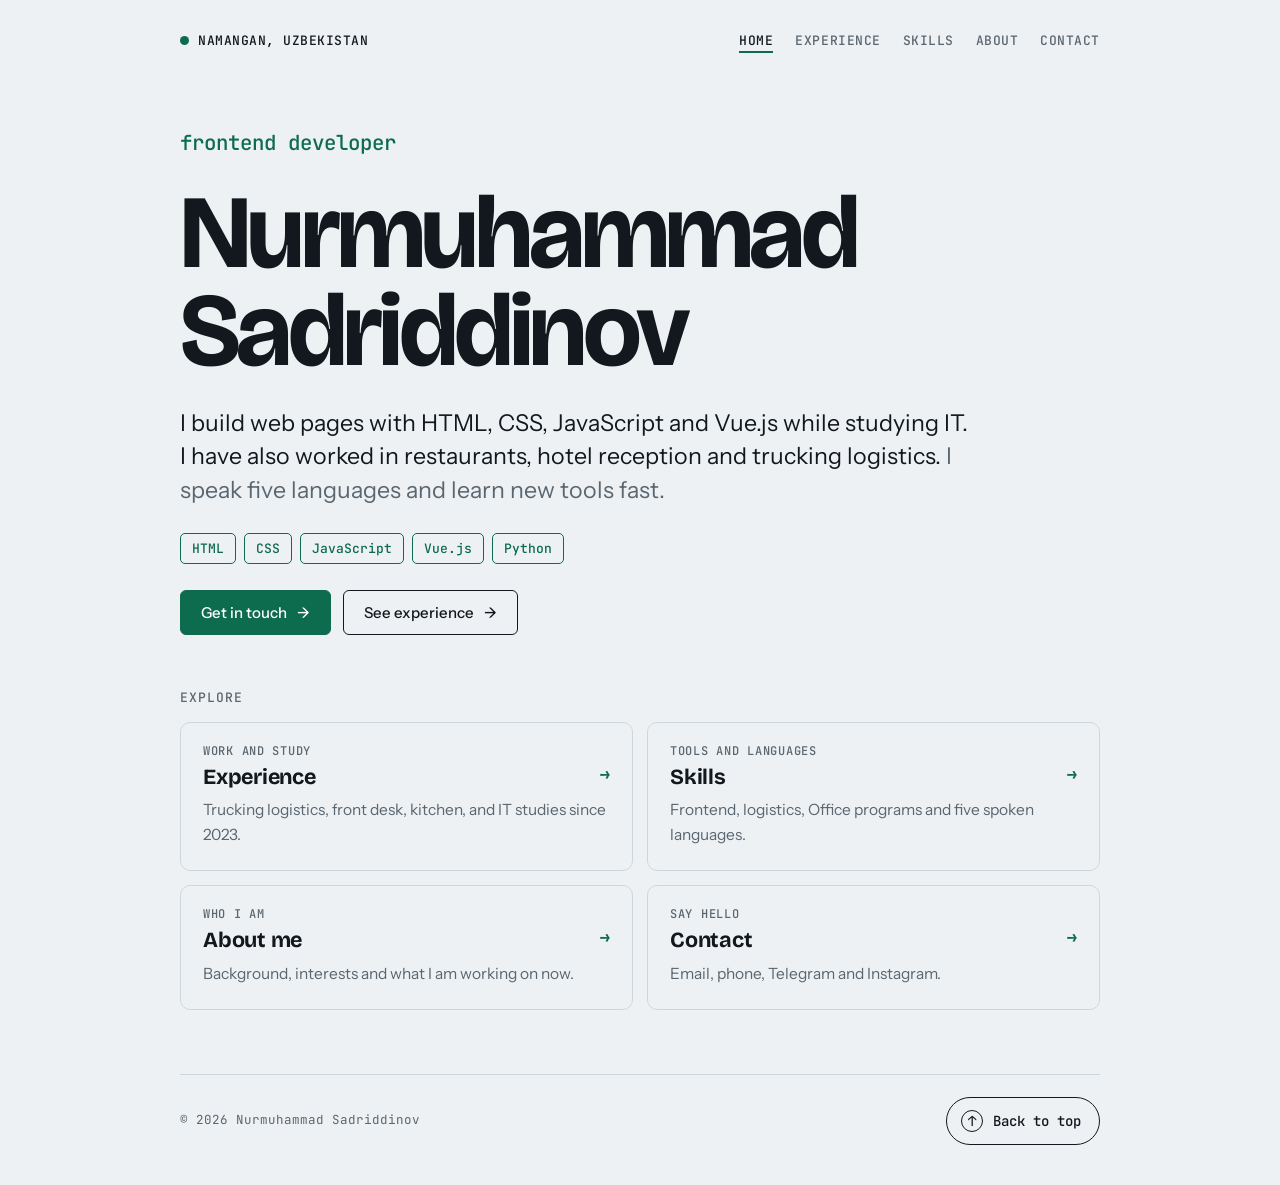
<file: index.html>
<!doctype html><html><head><meta charset=utf8><meta name=viewport content="width=device-width,initial-scale=1,viewport-fit=cover"><style>:root{color-scheme:light;box-sizing:border-box;padding-top:env(safe-area-inset-top,0px);padding-bottom:env(safe-area-inset-bottom,0px)}html{scroll-padding-top:env(safe-area-inset-top,0px)}body{margin:0;padding:0;font:14px -apple-system,BlinkMacSystemFont,sans-serif;background:#fff;color:#000}img{max-width:100%}[hidden]:not([hidden=until-found i]){display:none!important}</style></head><body>
<title>Nurmuhammad Sadriddinov</title>
<meta name="claude:viewport-fit-sides" content="cover">
<link rel="stylesheet" href="https://fonts.googleapis.com/css2?family=Bricolage+Grotesque:opsz,wght@12..96,500;12..96,700&family=Instrument+Sans:wght@400;500&family=JetBrains+Mono:wght@400;500&display=swap">
<link rel="stylesheet" href="style.css">

<div class="wrap">
  <nav class="reveal">
    <a class="brand" href="index.html"><i></i>Namangan, Uzbekistan</a>
    <span class="links">
      <a href="index.html" aria-current="page">Home</a>
      <a href="experience.html">Experience</a>
      <a href="skills.html">Skills</a>
      <a href="about.html">About</a>
      <a href="contact.html">Contact</a>
    </span>
  </nav>

  <main>
    <header class="hero">
      <p class="role reveal" style="--i:1" id="role"><span>frontend developer</span></p>
      <h1 class="reveal" style="--i:2">Nurmuhammad Sadriddinov</h1>
      <p class="lede reveal" style="--i:3">I build web pages with HTML, CSS, JavaScript and Vue.js while studying IT. I have also worked in restaurants, hotel reception and trucking logistics. <span>I speak five languages and learn new tools fast.</span></p>
      <ul class="chips main reveal" style="--i:4"><li>HTML</li><li>CSS</li><li>JavaScript</li><li>Vue.js</li><li>Python</li></ul>
      <div class="cta reveal" style="--i:5">
        <a class="btn primary" href="contact.html">Get in touch <span class="arr">→</span></a>
        <a class="btn" href="experience.html">See experience <span class="arr">→</span></a>
      </div>
    </header>

    <section>
      <h2 class="reveal" style="--i:6">Explore</h2>
      <div class="cards">
        <a class="card reveal" style="--i:7" href="experience.html"><span class="no">Work and study</span><b>Experience <span class="arr">→</span></b><span>Trucking logistics, front desk, kitchen, and IT studies since 2023.</span></a>
        <a class="card reveal" style="--i:8" href="skills.html"><span class="no">Tools and languages</span><b>Skills <span class="arr">→</span></b><span>Frontend, logistics, Office programs and five spoken languages.</span></a>
        <a class="card reveal" style="--i:9" href="about.html"><span class="no">Who I am</span><b>About me <span class="arr">→</span></b><span>Background, interests and what I am working on now.</span></a>
        <a class="card reveal" style="--i:10" href="contact.html"><span class="no">Say hello</span><b>Contact <span class="arr">→</span></b><span>Email, phone, Telegram and Instagram.</span></a>
      </div>
    </section>
  </main>

  <footer>
    <span>© 2026 Nurmuhammad Sadriddinov</span>
    <button class="totop" type="button" data-top><span class="up">↑</span>Back to top</button>
  </footer>
</div>
<script src="script.js"></script>

</body></html>
</file>
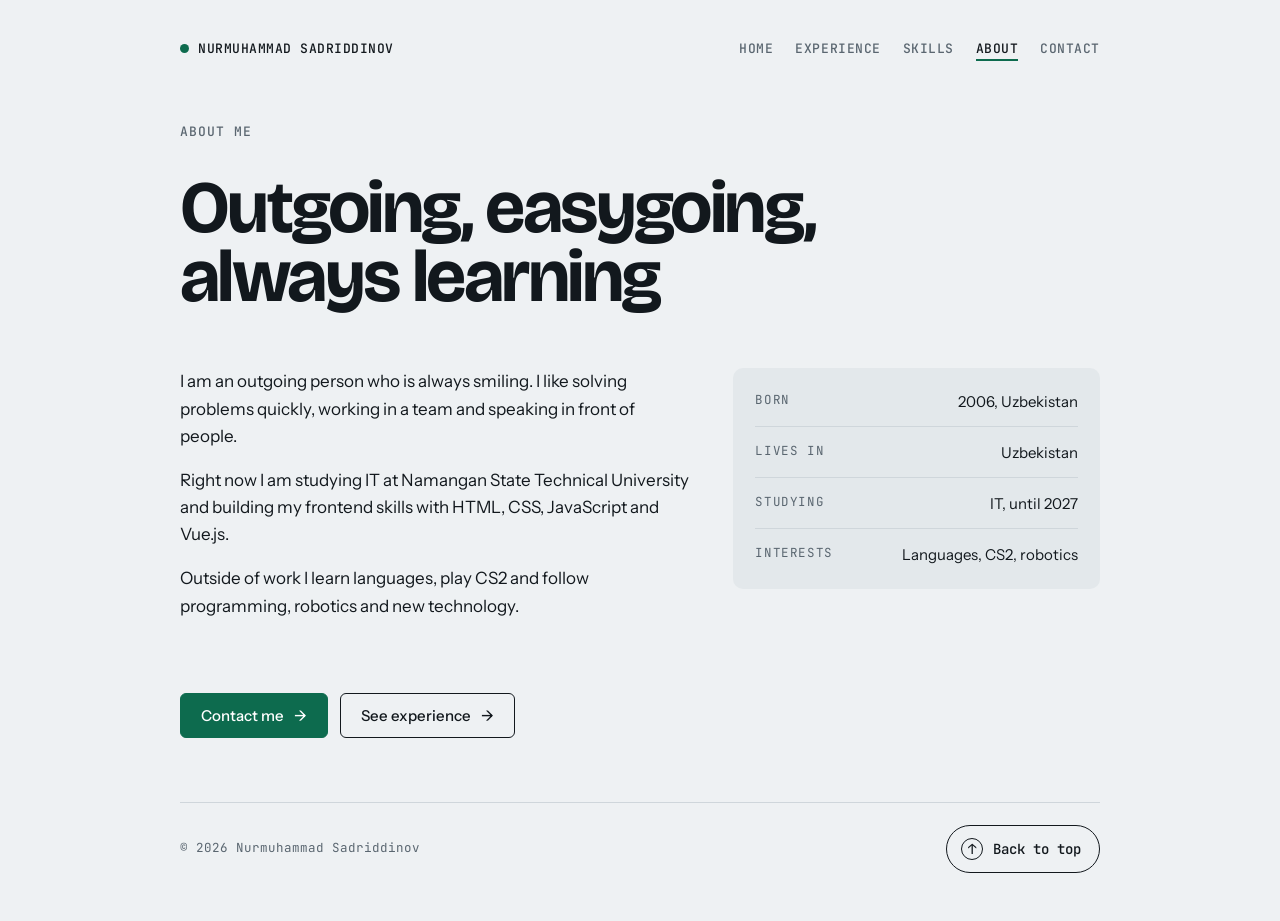
<file: about.html>
<!doctype html>
<html lang="en">
<head>
<meta charset="utf-8">
<meta name="viewport" content="width=device-width, initial-scale=1, viewport-fit=cover">
<meta name="claude:viewport-fit-sides" content="cover">
<title>About</title>
<link rel="stylesheet" href="https://fonts.googleapis.com/css2?family=Bricolage+Grotesque:opsz,wght@12..96,500;12..96,700&family=Instrument+Sans:wght@400;500&family=JetBrains+Mono:wght@400;500&display=swap">
<link rel="stylesheet" href="style.css">
</head>
<body>
<div class="wrap">
  <nav class="reveal">
    <a class="brand" href="index.html"><i></i>Nurmuhammad Sadriddinov</a>
    <span class="links">
      <a href="index.html">Home</a>
      <a href="experience.html">Experience</a>
      <a href="skills.html">Skills</a>
      <a href="about.html" aria-current="page">About</a>
      <a href="contact.html">Contact</a>
    </span>
  </nav>

  <main>
    <div class="head">
      <p class="kicker reveal" style="--i:1">About me</p>
      <h1 class="page reveal" style="--i:2">Outgoing, easygoing, always learning</h1>
    </div>

    <section class="about">
      <div class="reveal" style="--i:3">
        <p>I am an outgoing person who is always smiling. I like solving problems quickly, working in a team and speaking in front of people.</p>
        <p>Right now I am studying IT at Namangan State Technical University and building my frontend skills with HTML, CSS, JavaScript and Vue.js.</p>
        <p>Outside of work I learn languages, play CS2 and follow programming, robotics and new technology.</p>
      </div>
      <dl class="facts reveal" style="--i:4">
        <div><dt>Born</dt><dd>2006, Uzbekistan</dd></div>
        <div><dt>Lives in</dt><dd>Uzbekistan</dd></div>
        <div><dt>Studying</dt><dd>IT, until 2027</dd></div>
        <div><dt>Interests</dt><dd>Languages, CS2, robotics</dd></div>
      </dl>
    </section>

    <div class="cta reveal" style="--i:5">
      <a class="btn primary" href="contact.html">Contact me <span class="arr">→</span></a>
      <a class="btn" href="experience.html">See experience <span class="arr">→</span></a>
    </div>
  </main>

  <footer>
    <span>© 2026 Nurmuhammad Sadriddinov</span>
    <button class="totop" type="button" data-top><span class="up">↑</span>Back to top</button>
  </footer>
</div>
<script src="script.js"></script>
</body>
</html>
</file>
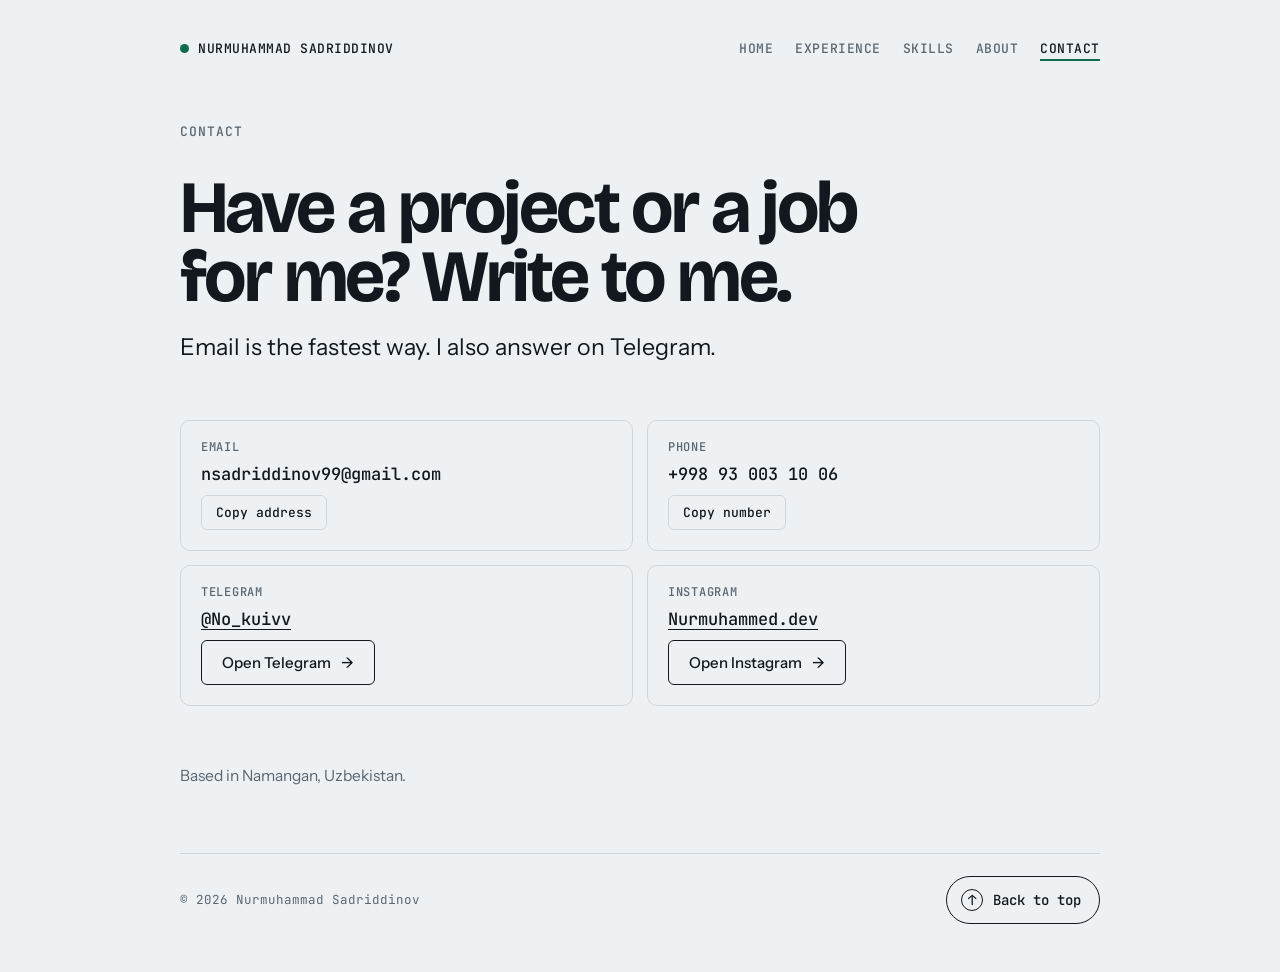
<file: contact.html>
<!doctype html>
<html lang="en">
<head>
<meta charset="utf-8">
<meta name="viewport" content="width=device-width, initial-scale=1, viewport-fit=cover">
<meta name="claude:viewport-fit-sides" content="cover">
<title>Contact</title>
<link rel="stylesheet" href="https://fonts.googleapis.com/css2?family=Bricolage+Grotesque:opsz,wght@12..96,500;12..96,700&family=Instrument+Sans:wght@400;500&family=JetBrains+Mono:wght@400;500&display=swap">
<link rel="stylesheet" href="style.css">
</head>
<body>
<div class="wrap">
  <nav class="reveal">
    <a class="brand" href="index.html"><i></i>Nurmuhammad Sadriddinov</a>
    <span class="links">
      <a href="index.html">Home</a>
      <a href="experience.html">Experience</a>
      <a href="skills.html">Skills</a>
      <a href="about.html">About</a>
      <a href="contact.html" aria-current="page">Contact</a>
    </span>
  </nav>

  <main>
    <div class="head">
      <p class="kicker reveal" style="--i:1">Contact</p>
      <h1 class="page reveal" style="--i:2">Have a project or a job for me? Write to me.</h1>
      <p class="lede reveal" style="--i:3">Email is the fastest way. I also answer on Telegram.</p>
    </div>

    <section class="reach">
      <div class="item reveal" style="--i:4">
        <span class="label">Email</span>
        <span class="val" id="email">nsadriddinov99@gmail.com</span>
        <button class="copy" type="button" data-copy="email" data-label="Copy address">Copy address</button>
      </div>
      <div class="item reveal" style="--i:5">
        <span class="label">Phone</span>
        <span class="val" id="phone">+998 93 003 10 06</span>
        <button class="copy" type="button" data-copy="phone" data-label="Copy number">Copy number</button>
      </div>
      <div class="item reveal" style="--i:6">
        <span class="label">Telegram</span>
        <a class="val" href="https://t.me/No_kuivv">@No_kuivv</a>
        <a class="btn" href="https://t.me/No_kuivv">Open Telegram <span class="arr">→</span></a>
      </div>
      <div class="item reveal" style="--i:7">
        <span class="label">Instagram</span>
        <a class="val" href="https://www.instagram.com/Nurmuhammed.dev">Nurmuhammed.dev</a>
        <a class="btn" href="https://www.instagram.com/Nurmuhammed.dev">Open Instagram <span class="arr">→</span></a>
      </div>
    </section>

    <p class="org reveal" style="--i:8">Based in Namangan, Uzbekistan.</p>
  </main>

  <footer>
    <span>© 2026 Nurmuhammad Sadriddinov</span>
    <button class="totop" type="button" data-top><span class="up">↑</span>Back to top</button>
  </footer>
</div>
<script src="script.js"></script>
</body>
</html>
</file>
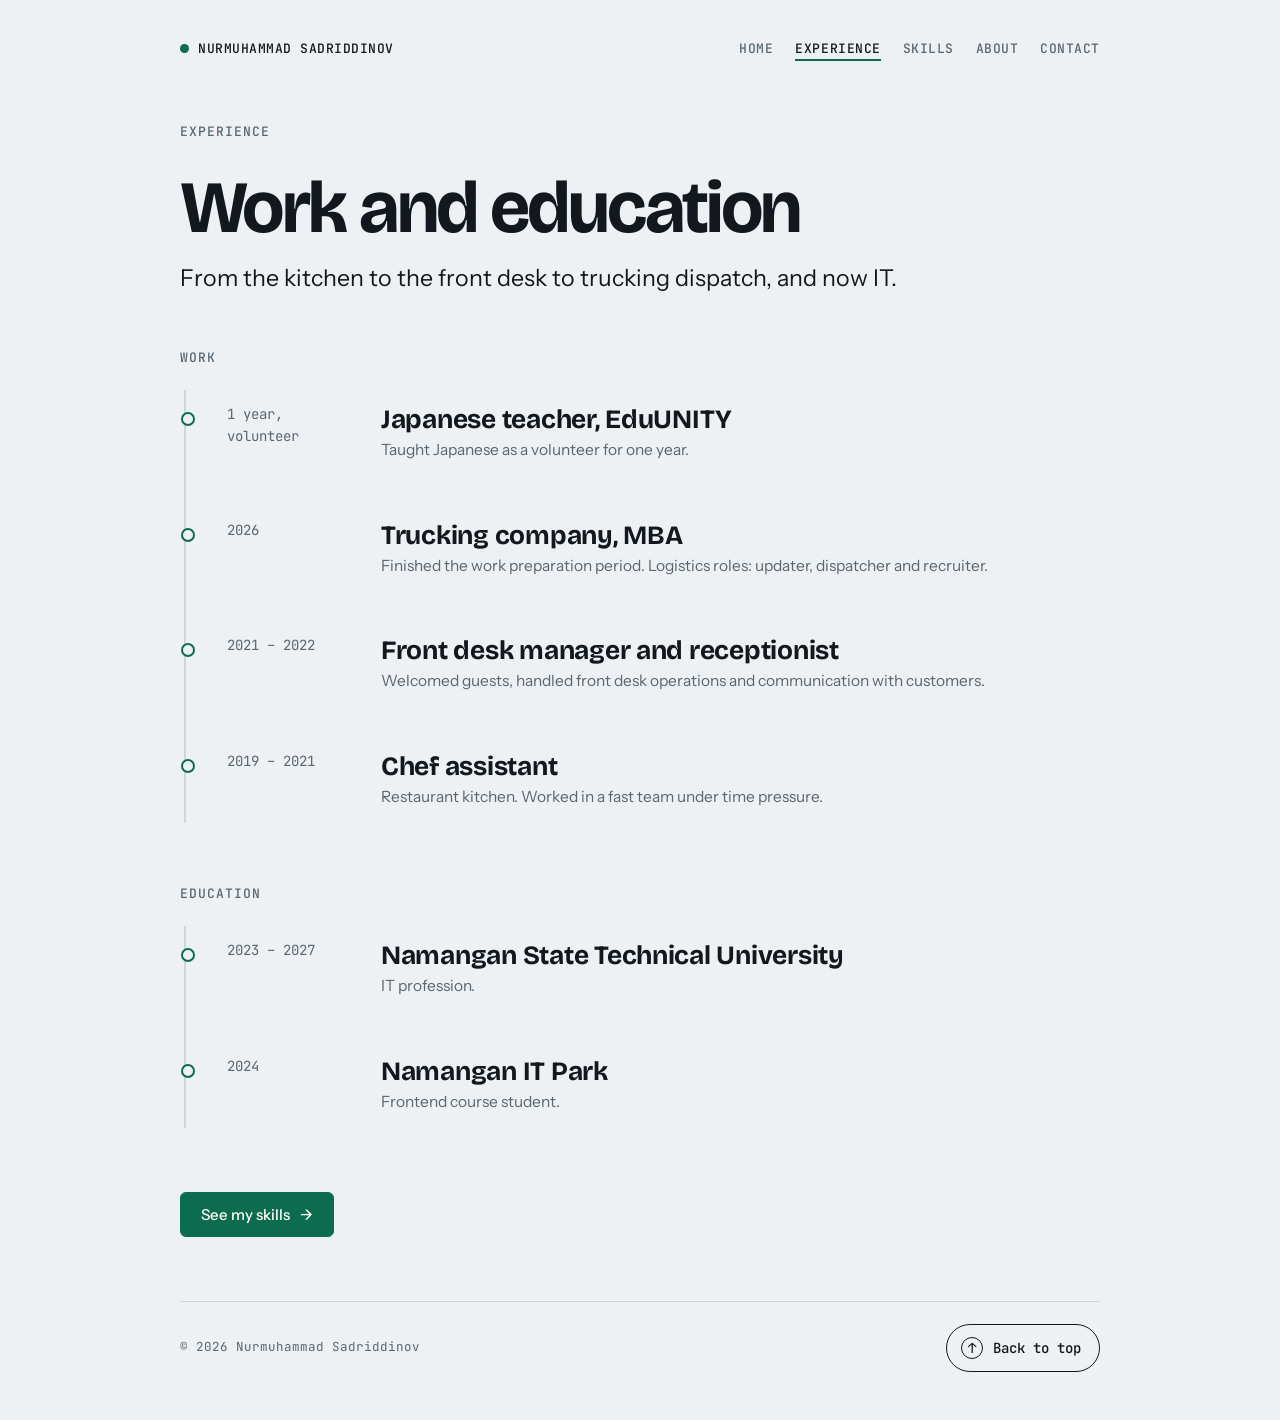
<file: experience.html>
<!doctype html>
<html lang="en">
<head>
<meta charset="utf-8">
<meta name="viewport" content="width=device-width, initial-scale=1, viewport-fit=cover">
<meta name="claude:viewport-fit-sides" content="cover">
<title>Experience</title>
<link rel="stylesheet" href="https://fonts.googleapis.com/css2?family=Bricolage+Grotesque:opsz,wght@12..96,500;12..96,700&family=Instrument+Sans:wght@400;500&family=JetBrains+Mono:wght@400;500&display=swap">
<link rel="stylesheet" href="style.css">
</head>
<body>
<div class="wrap">
  <nav class="reveal">
    <a class="brand" href="index.html"><i></i>Nurmuhammad Sadriddinov</a>
    <span class="links">
      <a href="index.html">Home</a>
      <a href="experience.html" aria-current="page">Experience</a>
      <a href="skills.html">Skills</a>
      <a href="about.html">About</a>
      <a href="contact.html">Contact</a>
    </span>
  </nav>

  <main>
    <div class="head">
      <p class="kicker reveal" style="--i:1">Experience</p>
      <h1 class="page reveal" style="--i:2">Work and education</h1>
      <p class="lede reveal" style="--i:3">From the kitchen to the front desk to trucking dispatch, and now IT.</p>
    </div>

    <section>
      <h2 class="reveal" style="--i:4">Work</h2>
      <ul class="tl">
        <li class="reveal" style="--i:5"><span class="yr">1 year, volunteer</span><div><h3 class="t">Japanese teacher, EduUNITY</h3><p class="org">Taught Japanese as a volunteer for one year.</p></div></li>
        <li class="reveal" style="--i:5"><span class="yr">2026</span><div><h3 class="t">Trucking company, MBA</h3><p class="org">Finished the work preparation period. Logistics roles: updater, dispatcher and recruiter.</p></div></li>
        <li class="reveal" style="--i:6"><span class="yr">2021 – 2022</span><div><h3 class="t">Front desk manager and receptionist</h3><p class="org">Welcomed guests, handled front desk operations and communication with customers.</p></div></li>
        <li class="reveal" style="--i:7"><span class="yr">2019 – 2021</span><div><h3 class="t">Chef assistant</h3><p class="org">Restaurant kitchen. Worked in a fast team under time pressure.</p></div></li>
      </ul>
    </section>

    <section>
      <h2 class="reveal" style="--i:8">Education</h2>
      <ul class="tl">
        <li class="reveal" style="--i:9"><span class="yr">2023 – 2027</span><div><h3 class="t">Namangan State Technical University</h3><p class="org">IT profession.</p></div></li>
        <li class="reveal" style="--i:10"><span class="yr">2024</span><div><h3 class="t">Namangan IT Park</h3><p class="org">Frontend course student.</p></div></li>
      </ul>
    </section>

    <div class="cta reveal" style="--i:11">
      <a class="btn primary" href="skills.html">See my skills <span class="arr">→</span></a>
    </div>
  </main>

  <footer>
    <span>© 2026 Nurmuhammad Sadriddinov</span>
    <button class="totop" type="button" data-top><span class="up">↑</span>Back to top</button>
  </footer>
</div>
<script src="script.js"></script>
</body>
</html>
</file>
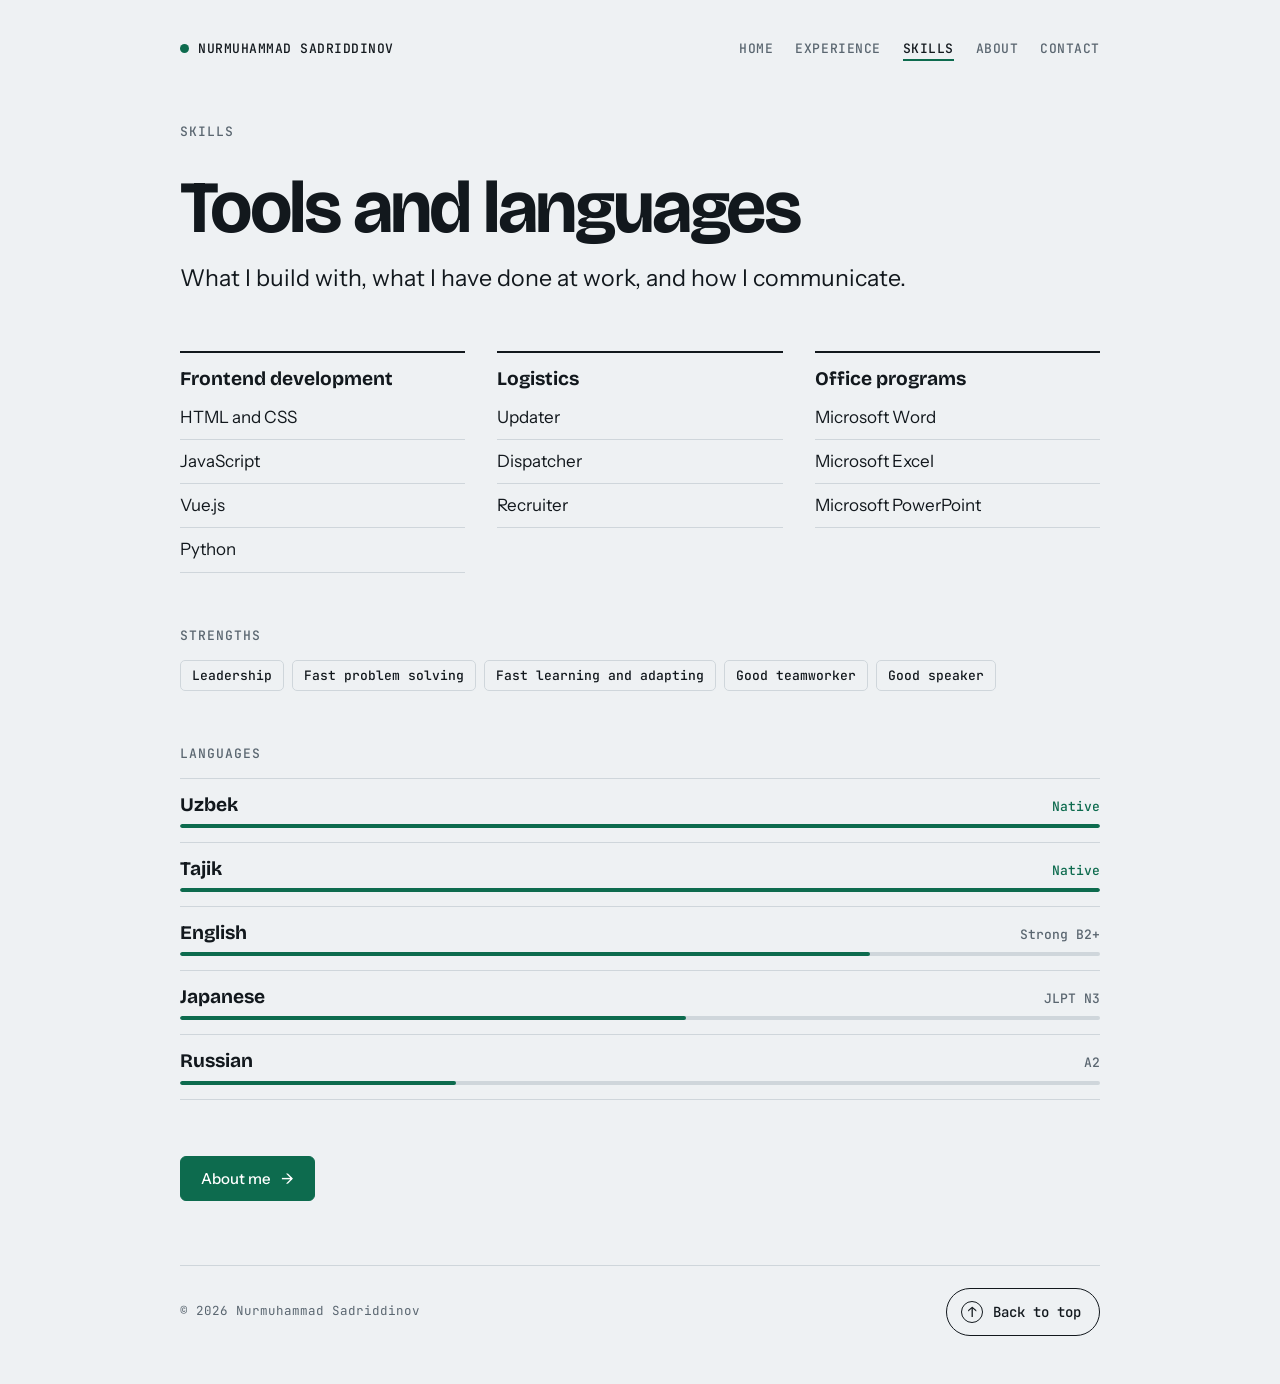
<file: skills.html>
<!doctype html>
<html lang="en">
<head>
<meta charset="utf-8">
<meta name="viewport" content="width=device-width, initial-scale=1, viewport-fit=cover">
<meta name="claude:viewport-fit-sides" content="cover">
<title>Skills</title>
<link rel="stylesheet" href="https://fonts.googleapis.com/css2?family=Bricolage+Grotesque:opsz,wght@12..96,500;12..96,700&family=Instrument+Sans:wght@400;500&family=JetBrains+Mono:wght@400;500&display=swap">
<link rel="stylesheet" href="style.css">
</head>
<body>
<div class="wrap">
  <nav class="reveal">
    <a class="brand" href="index.html"><i></i>Nurmuhammad Sadriddinov</a>
    <span class="links">
      <a href="index.html">Home</a>
      <a href="experience.html">Experience</a>
      <a href="skills.html" aria-current="page">Skills</a>
      <a href="about.html">About</a>
      <a href="contact.html">Contact</a>
    </span>
  </nav>

  <main>
    <div class="head">
      <p class="kicker reveal" style="--i:1">Skills</p>
      <h1 class="page reveal" style="--i:2">Tools and languages</h1>
      <p class="lede reveal" style="--i:3">What I build with, what I have done at work, and how I communicate.</p>
    </div>

    <section>
      <div class="skills">
        <div class="reveal" style="--i:4">
          <h3>Frontend development</h3>
          <ul><li>HTML and CSS</li><li>JavaScript</li><li>Vue.js</li><li>Python</li></ul>
        </div>
        <div class="reveal" style="--i:5">
          <h3>Logistics</h3>
          <ul><li>Updater</li><li>Dispatcher</li><li>Recruiter</li></ul>
        </div>
        <div class="reveal" style="--i:6">
          <h3>Office programs</h3>
          <ul><li>Microsoft Word</li><li>Microsoft Excel</li><li>Microsoft PowerPoint</li></ul>
        </div>
      </div>
    </section>

    <section class="reveal" style="--i:7">
      <h2>Strengths</h2>
      <ul class="chips"><li>Leadership</li><li>Fast problem solving</li><li>Fast learning and adapting</li><li>Good teamworker</li><li>Good speaker</li></ul>
    </section>

    <section class="reveal" style="--i:8">
      <h2>Languages</h2>
      <ul class="langs">
        <li class="native"><b>Uzbek</b><span>Native</span><div class="bar"><i style="--w:100%"></i></div></li>
        <li class="native"><b>Tajik</b><span>Native</span><div class="bar"><i style="--w:100%"></i></div></li>
        <li><b>English</b><span>Strong B2+</span><div class="bar"><i style="--w:75%"></i></div></li>
        <li><b>Japanese</b><span>JLPT N3</span><div class="bar"><i style="--w:55%"></i></div></li>
        <li><b>Russian</b><span>A2</span><div class="bar"><i style="--w:30%"></i></div></li>
      </ul>
    </section>

    <div class="cta reveal" style="--i:9">
      <a class="btn primary" href="about.html">About me <span class="arr">→</span></a>
    </div>
  </main>

  <footer>
    <span>© 2026 Nurmuhammad Sadriddinov</span>
    <button class="totop" type="button" data-top><span class="up">↑</span>Back to top</button>
  </footer>
</div>
<script src="script.js"></script>
</body>
</html>
</file>
<file: style.css>
/* Shared styles. Layout: one left-aligned column, big display type, rows and cards that move on hover. */
:root {
  --bg: #eef1f3;
  --fg: #12181d;
  --muted: #5a6670;
  --line: #cfd6db;
  --accent: #0d6b4e;
  --accent-ink: #ffffff;
  --surface: #e3e8eb;
  --display: "Bricolage Grotesque", "Helvetica Neue", Arial, sans-serif;
  --body: "Instrument Sans", system-ui, -apple-system, "Segoe UI", sans-serif;
  --mono: "JetBrains Mono", ui-monospace, "SF Mono", Menlo, monospace;
  --ease: cubic-bezier(.2, .7, .2, 1);
}
@media (prefers-color-scheme: dark) {
  :root:not([data-theme="light"]) {
    --bg: #0e1412; --fg: #e8eeeb; --muted: #94a39c; --line: #25312c;
    --accent: #5fd3a4; --accent-ink: #07130e; --surface: #16201c;
    color-scheme: dark;
  }
}
:root[data-theme="dark"] {
  --bg: #0e1412; --fg: #e8eeeb; --muted: #94a39c; --line: #25312c;
  --accent: #5fd3a4; --accent-ink: #07130e; --surface: #16201c;
  color-scheme: dark;
}
* { box-sizing: border-box; }
html { scroll-behavior: smooth; }
body {
  background: var(--bg);
  color: var(--fg);
  font: 17px/1.6 var(--body);
  padding-block: 28px 40px;
  padding-left: max(16px, env(safe-area-inset-left, 0px));
  padding-right: max(16px, env(safe-area-inset-right, 0px));
}
.wrap { max-width: 920px; margin: 0 auto; display: flex; flex-direction: column; gap: 64px; min-height: calc(100vh - 80px); }
.wrap > main { display: flex; flex-direction: column; gap: 56px; flex: 1; }
a { color: inherit; }
a:focus-visible, button:focus-visible { outline: 2px solid var(--accent); outline-offset: 3px; }

/* Entrance animation. Ends fully visible, so the resting page is always complete. */
@keyframes rise { from { opacity: 0; transform: translateY(18px); } to { opacity: 1; transform: none; } }
@keyframes grow { from { transform: scaleX(0); } to { transform: scaleX(1); } }
@keyframes growY { from { transform: scaleY(0); } to { transform: scaleY(1); } }
@keyframes pulse { 0% { box-shadow: 0 0 0 0 var(--accent); } 70% { box-shadow: 0 0 0 9px transparent; } 100% { box-shadow: 0 0 0 0 transparent; } }
@keyframes swap { from { opacity: 0; transform: translateY(.45em); } to { opacity: 1; transform: none; } }
@keyframes ripple { to { transform: scale(4); opacity: 0; } }
.reveal { animation: rise .7s var(--ease) both; animation-delay: calc(var(--i, 0) * 90ms); }

/* Navigation */
nav { display: flex; justify-content: space-between; align-items: center; gap: 14px 24px; flex-wrap: wrap;
  font: 500 13px/1 var(--mono); letter-spacing: .04em; text-transform: uppercase; }
nav .brand { text-decoration: none; display: inline-flex; align-items: center; gap: 9px; color: var(--fg); }
nav .brand i { width: 9px; height: 9px; border-radius: 50%; background: var(--accent); display: block; animation: pulse 2.4s infinite; }
nav .links { display: flex; gap: 6px 22px; flex-wrap: wrap; }
nav .links a { text-decoration: none; color: var(--muted); position: relative; padding: 6px 0; transition: color .2s; }
nav .links a::after { content: ""; position: absolute; left: 0; right: 0; bottom: 0; height: 2px; background: var(--accent);
  transform: scaleX(0); transform-origin: left; transition: transform .3s var(--ease); }
nav .links a:hover, nav .links a[aria-current="page"] { color: var(--fg); }
nav .links a:hover::after, nav .links a[aria-current="page"]::after { transform: scaleX(1); }

/* Headings */
h1 { font: 700 clamp(2.6rem, 9.5vw, 6.5rem)/.94 var(--display); letter-spacing: -.035em; margin: 0; text-wrap: balance; }
h1.page { font-size: clamp(2.4rem, 8vw, 4.6rem); }
.kicker { font: 500 13px/1 var(--mono); letter-spacing: .08em; text-transform: uppercase; color: var(--muted); margin: 0 0 18px; }
h2 { font: 500 13px/1 var(--mono); letter-spacing: .08em; text-transform: uppercase; color: var(--muted); margin: 0 0 18px; }
.lede { font-size: clamp(1.15rem, 2.4vw, 1.45rem); line-height: 1.45; max-width: 34em; margin: 0; }
.lede span { color: var(--muted); }
.head { display: flex; flex-direction: column; gap: 18px; }

/* Buttons */
.cta { display: flex; gap: 12px; flex-wrap: wrap; }
.btn { position: relative; overflow: hidden; isolation: isolate; display: inline-flex; align-items: center; gap: 10px;
  font: 500 15px/1 var(--body); padding: 14px 20px; border-radius: 6px; text-decoration: none; cursor: pointer;
  border: 1px solid var(--fg); background: transparent; color: var(--fg);
  transition: color .3s var(--ease), border-color .3s var(--ease), transform .15s var(--ease); }
.btn::before { content: ""; position: absolute; inset: 0; z-index: -1; background: var(--fg); transform: translateX(-101%);
  transition: transform .4s var(--ease); }
.btn:hover::before, .btn:focus-visible::before { transform: none; }
.btn:hover, .btn:focus-visible { color: var(--bg); }
.btn:active { transform: scale(.95); }
.btn .arr { display: inline-block; transition: transform .3s var(--ease); }
.btn:hover .arr { transform: translateX(5px); }
.btn.primary { background: var(--accent); border-color: var(--accent); color: var(--accent-ink); }
.btn.primary::before { background: var(--fg); }
.btn.primary:hover, .btn.primary:focus-visible { border-color: var(--fg); color: var(--bg); }
.ripple { position: absolute; width: 40px; height: 40px; margin: -20px 0 0 -20px; border-radius: 50%; background: currentColor;
  opacity: .28; transform: scale(0); animation: ripple .6s ease-out forwards; pointer-events: none; z-index: -1; }

/* Hero (home) */
.hero { display: flex; flex-direction: column; gap: 26px; padding-top: 12px; }
.role { font: 500 clamp(1rem, 2.4vw, 1.3rem)/1.3 var(--mono); color: var(--accent); min-height: 1.4em; margin: 0; }
.role span { display: inline-block; animation: swap .5s var(--ease) both; }
.chips { display: flex; gap: 8px; flex-wrap: wrap; padding: 0; margin: 0; list-style: none; }
.chips li { font: 500 13px/1 var(--mono); padding: 8px 11px; border: 1px solid var(--line); border-radius: 5px;
  transition: transform .25s var(--ease), border-color .25s, color .25s, background .25s; cursor: default; }
.chips li:hover { transform: translateY(-3px); border-color: var(--accent); color: var(--accent); }
.chips.main li { border-color: var(--accent); color: var(--accent); }
.chips.main li:hover { background: var(--accent); color: var(--accent-ink); }

/* Section cards (home) */
.cards { display: grid; grid-template-columns: repeat(2, minmax(0, 1fr)); gap: 14px; }
.card { display: flex; flex-direction: column; gap: 8px; padding: 22px; border: 1px solid var(--line); border-radius: 10px;
  text-decoration: none; background: var(--bg); position: relative; overflow: hidden;
  transition: transform .3s var(--ease), border-color .3s, background .3s; }
.card:hover, .card:focus-visible { transform: translateY(-5px); border-color: var(--accent); background: var(--surface); }
.card:active { transform: translateY(-1px) scale(.98); }
.card b { font: 700 1.35rem/1.2 var(--display); letter-spacing: -.01em; display: flex; justify-content: space-between; gap: 12px; }
.card b .arr { transition: transform .3s var(--ease); color: var(--accent); }
.card:hover b .arr { transform: translateX(6px); }
.card span { color: var(--muted); font-size: 15.5px; }
.card .no { font: 500 12px/1 var(--mono); letter-spacing: .06em; text-transform: uppercase; color: var(--muted); }

/* Timeline (experience) */
.tl { list-style: none; margin: 0; padding: 0 0 0 26px; position: relative; display: flex; flex-direction: column; gap: 14px; }
.tl::before { content: ""; position: absolute; left: 4px; top: 8px; bottom: 8px; width: 2px; background: var(--line);
  transform-origin: top; animation: growY 1.1s var(--ease) both .2s; }
.tl li { position: relative; display: grid; grid-template-columns: 130px minmax(0, 1fr); gap: 6px 24px; padding: 20px 20px;
  border: 1px solid transparent; border-radius: 10px; transition: transform .3s var(--ease), border-color .3s, background .3s; }
.tl li::before { content: ""; position: absolute; left: -26px; top: 29px; width: 10px; height: 10px; border-radius: 50%;
  background: var(--bg); border: 2px solid var(--accent); transition: background .3s, transform .3s var(--ease); }
.tl li:hover { transform: translateX(6px); border-color: var(--line); background: var(--surface); }
.tl li:hover::before { background: var(--accent); transform: scale(1.35); }
.yr { font: 400 14px/1.6 var(--mono); color: var(--muted); font-variant-numeric: tabular-nums; }
.t { font: 700 clamp(1.25rem, 2.8vw, 1.65rem)/1.25 var(--display); letter-spacing: -.01em; margin: 0; }
.org { color: var(--muted); font-size: 15.5px; margin: 2px 0 0; max-width: 40em; }

/* Skills */
.skills { display: grid; grid-template-columns: repeat(3, minmax(0, 1fr)); gap: 32px; }
.skills h3 { font: 700 1.2rem/1.2 var(--display); margin: 0 0 14px; padding-top: 14px; border-top: 2px solid var(--fg); }
.skills ul { margin: 0; padding: 0; list-style: none; display: flex; flex-direction: column; gap: 8px; }
.skills li { border-bottom: 1px solid var(--line); padding-bottom: 8px; transition: transform .25s var(--ease), color .25s, border-color .25s; }
.skills li:hover { transform: translateX(8px); color: var(--accent); border-color: var(--accent); }
.langs { list-style: none; margin: 0; padding: 0; border-top: 1px solid var(--line); }
.langs li { padding: 14px 0; border-bottom: 1px solid var(--line); display: grid; grid-template-columns: minmax(0, 1fr) auto; gap: 8px 16px; align-items: baseline; }
.langs b { font: 700 1.2rem/1.2 var(--display); }
.langs span { font: 500 13px/1.4 var(--mono); color: var(--muted); text-align: right; }
.langs .bar { grid-column: 1 / -1; height: 4px; background: var(--line); border-radius: 2px; overflow: hidden; }
.langs .bar i { display: block; height: 100%; width: var(--w); background: var(--accent); border-radius: 2px; transform-origin: left;
  animation: grow 1.1s var(--ease) both .3s; }
.langs .native span { color: var(--accent); }

/* About */
.about { display: grid; grid-template-columns: minmax(0, 1.4fr) minmax(0, 1fr); gap: 40px; }
.about p { margin: 0 0 1em; max-width: 34em; }
.facts { background: var(--surface); border-radius: 10px; padding: 22px; display: flex; flex-direction: column; gap: 14px; align-self: start; margin: 0; }
.facts div { display: flex; justify-content: space-between; gap: 16px; font-size: 15px; border-bottom: 1px solid var(--line); padding-bottom: 12px; }
.facts div:last-child { border: 0; padding: 0; }
.facts dt { color: var(--muted); font-family: var(--mono); font-size: 12.5px; text-transform: uppercase; letter-spacing: .05em; }
.facts dd { margin: 0; text-align: right; }

/* Contact */
.reach { display: grid; grid-template-columns: repeat(2, minmax(0, 1fr)); gap: 14px; }
.reach .item { border: 1px solid var(--line); border-radius: 10px; padding: 20px; display: flex; flex-direction: column; gap: 10px; align-items: flex-start;
  transition: transform .3s var(--ease), border-color .3s, background .3s; min-width: 0; }
.reach .item:hover { transform: translateY(-4px); border-color: var(--accent); background: var(--surface); }
.reach .label { font: 500 12px/1 var(--mono); letter-spacing: .06em; text-transform: uppercase; color: var(--muted); }
.reach .val { font: 500 17px/1.3 var(--mono); overflow-wrap: anywhere; user-select: all; }
.reach a.val { text-underline-offset: 4px; }
.copy { font: 500 13px/1 var(--mono); background: none; color: var(--fg); border: 1px solid var(--line); padding: 10px 14px; border-radius: 6px; cursor: pointer;
  transition: border-color .2s, background .2s, color .2s, transform .15s var(--ease); }
.copy:hover { border-color: var(--accent); color: var(--accent); }
.copy:active { transform: scale(.93); }
.copy.done { background: var(--accent); border-color: var(--accent); color: var(--accent-ink); }

/* Footer and back-to-top */
footer { border-top: 1px solid var(--line); padding-top: 22px; display: flex; justify-content: space-between; align-items: center; gap: 16px; flex-wrap: wrap;
  font: 400 12.5px/1.5 var(--mono); color: var(--muted); }
.totop { display: inline-flex; align-items: center; gap: 10px; font: 500 14px/1 var(--mono); color: var(--fg); background: none; cursor: pointer;
  border: 1px solid var(--fg); border-radius: 999px; padding: 12px 18px 12px 14px; position: relative; overflow: hidden; isolation: isolate;
  transition: color .3s var(--ease), transform .15s var(--ease); }
.totop::before { content: ""; position: absolute; inset: 0; z-index: -1; background: var(--accent); transform: translateY(101%); transition: transform .35s var(--ease); }
.totop:hover, .totop:focus-visible { color: var(--accent-ink); }
.totop:hover::before, .totop:focus-visible::before { transform: none; }
.totop:active { transform: scale(.94); }
.totop .up { display: inline-grid; place-items: center; width: 22px; height: 22px; border-radius: 50%; border: 1px solid currentColor; transition: transform .35s var(--ease); }
.totop:hover .up { transform: translateY(-4px); }

@media (max-width: 760px) {
  .skills, .about, .cards, .reach { grid-template-columns: minmax(0, 1fr); }
}
@media (max-width: 560px) {
  .tl li { grid-template-columns: minmax(0, 1fr); }
}
@media (prefers-reduced-motion: reduce) {
  html { scroll-behavior: auto; }
  *, *::before, *::after { animation-duration: .01ms !important; animation-delay: 0s !important; transition-duration: .01ms !important; }
}
</file>
